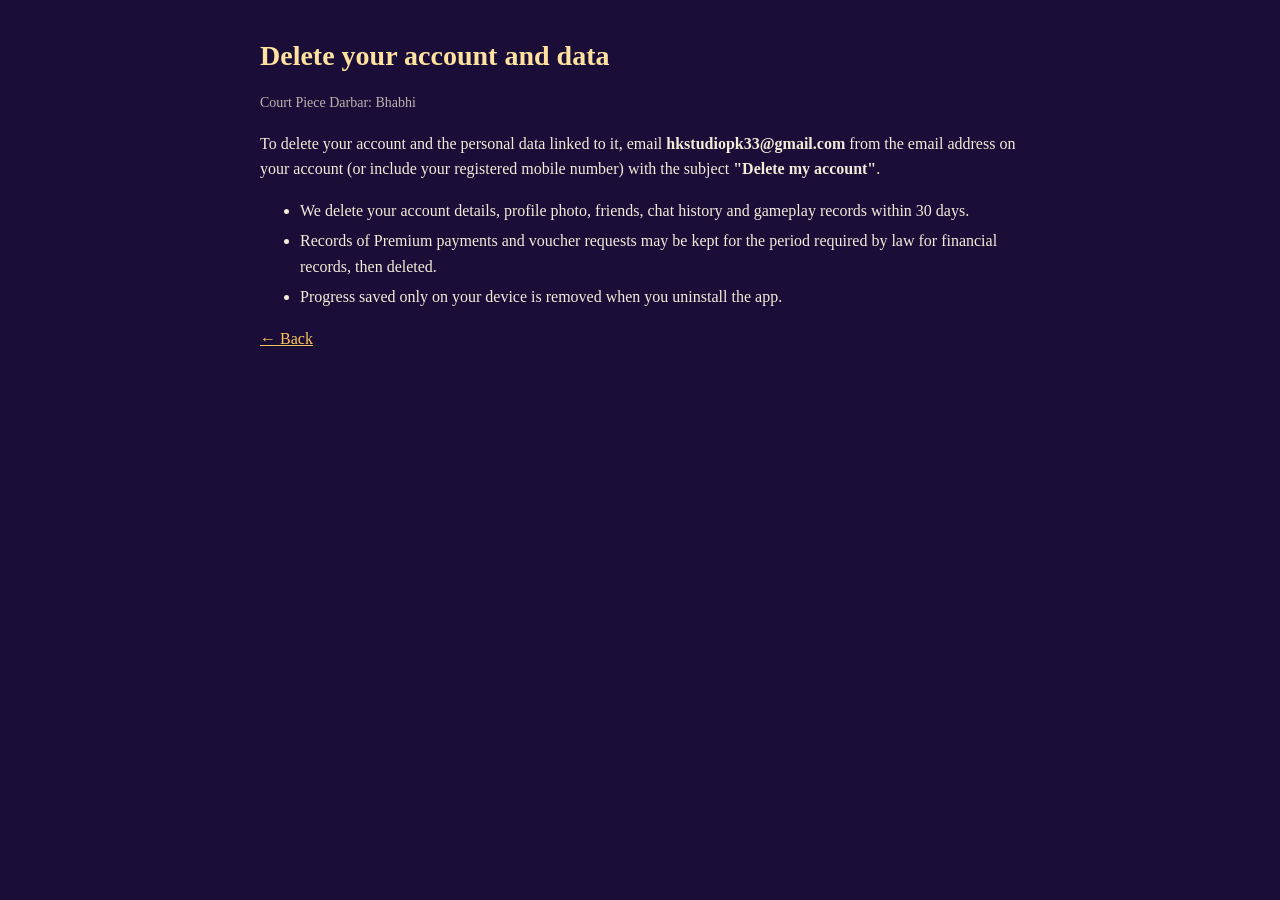
<file: delete-account.html>
<!doctype html><html lang="en"><head><meta charset="utf-8"><meta name="viewport" content="width=device-width,initial-scale=1"><title>Delete your account – Court Piece Darbar: Bhabhi</title><link rel="stylesheet" href="style.css"></head>
<body><main><h1>Delete your account and data</h1><p class="muted">Court Piece Darbar: Bhabhi</p>
<p>To delete your account and the personal data linked to it, email <b>hkstudiopk33@gmail.com</b> from the email address on your account (or include your registered mobile number) with the subject <b>"Delete my account"</b>.</p>
<ul><li>We delete your account details, profile photo, friends, chat history and gameplay records within 30 days.</li>
<li>Records of Premium payments and voucher requests may be kept for the period required by law for financial records, then deleted.</li>
<li>Progress saved only on your device is removed when you uninstall the app.</li></ul>
<p><a href="index.html">← Back</a></p></main></body></html>
</file>
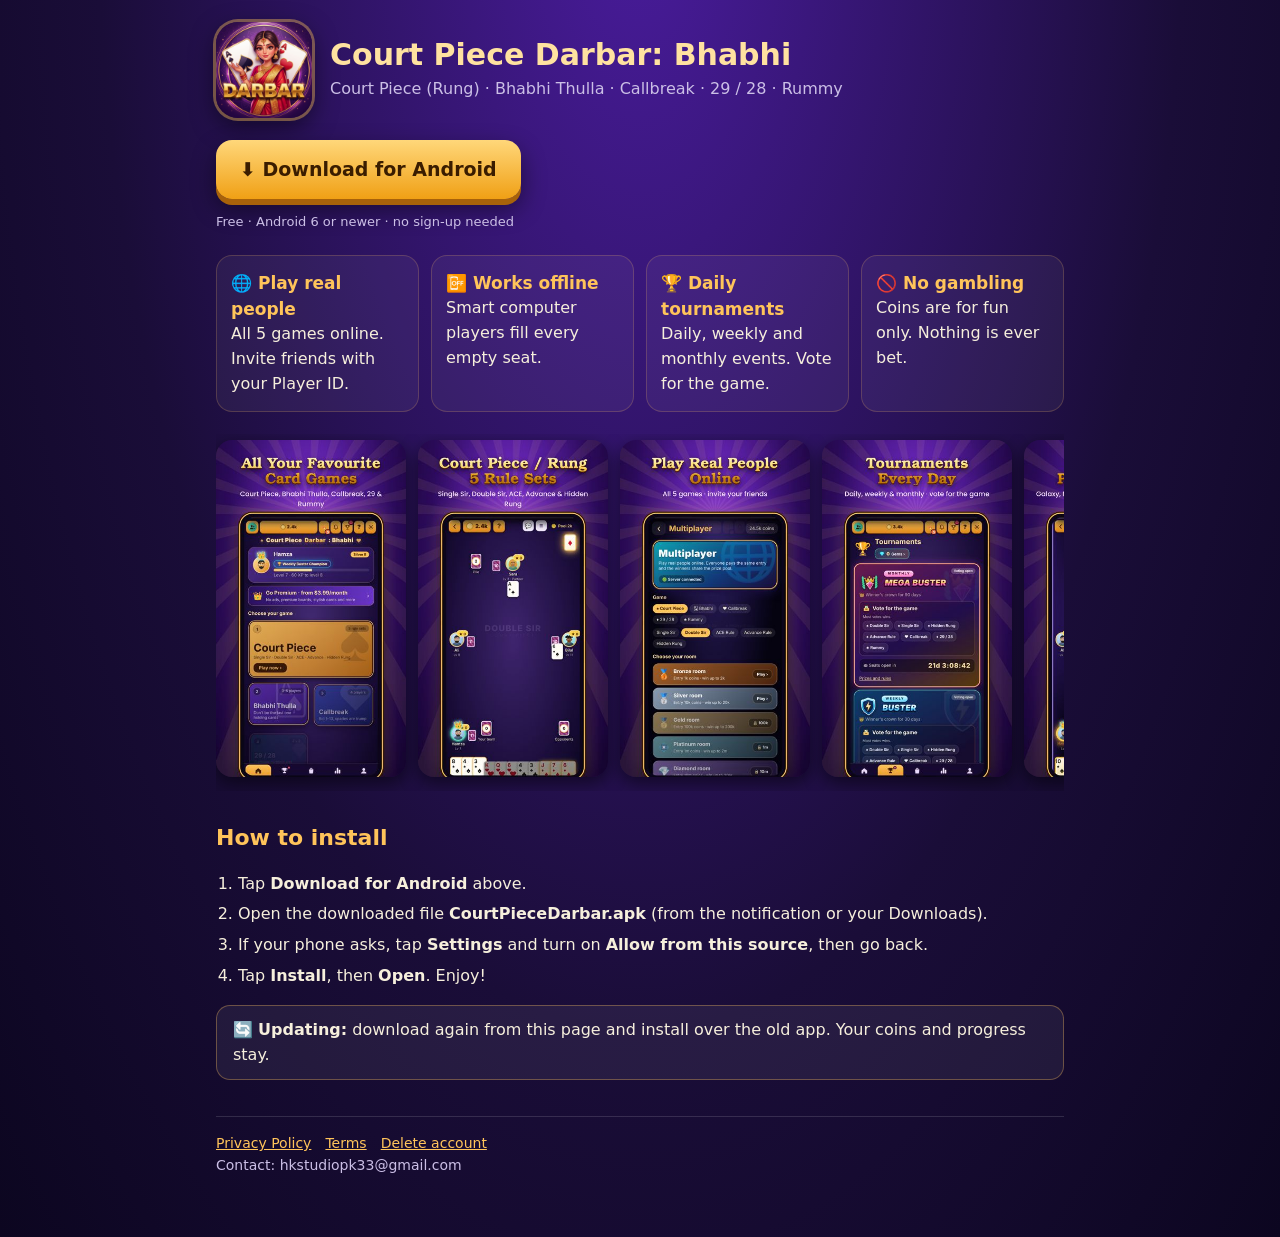
<file: index (1).html>
<!doctype html><html lang="en"><head><meta charset="utf-8"><meta name="viewport" content="width=device-width,initial-scale=1">
<title>Court Piece Darbar: Bhabhi – free card games</title>
<meta name="description" content="Court Piece (Rung), Bhabhi Thulla, Callbreak, 29 and Rummy. Play offline or online with friends. Free download for Android.">
<meta property="og:title" content="Court Piece Darbar: Bhabhi"><meta property="og:description" content="Free card games: Court Piece, Bhabhi Thulla, Callbreak, 29 & Rummy. Play online with friends."><meta property="og:image" content="feature.jpg">
<link rel="icon" href="icon-only.png">
<style>
:root{--bg:#1a0d38;--card:#2a1660;--gold:#ffc45a;--ink:#f6efdc;--mute:#cbbfe6}
*{box-sizing:border-box}body{margin:0;background:radial-gradient(ellipse at 50% -10%,#4a1c9e,#1a0d38 60%,#0c0620);color:var(--ink);font:16px/1.55 Roboto,system-ui,Segoe UI,Arial,sans-serif}
main{max-width:880px;margin:0 auto;padding:22px 16px 60px}
.hero{display:flex;gap:18px;align-items:center;flex-wrap:wrap}.hero img{width:96px;height:96px;border-radius:22px;box-shadow:0 0 0 3px #ffc45a66,0 8px 24px #0008}
h1{margin:0;font-size:30px;line-height:1.15;color:#ffe2a0}.sub{color:var(--mute);margin:4px 0 0}
.dl{display:flex;gap:12px;flex-wrap:wrap;margin:22px 0 8px}
.btn{display:inline-flex;align-items:center;gap:10px;background:linear-gradient(180deg,#ffd77a,#f0a015);color:#3a1d00;font-weight:800;font-size:19px;padding:15px 24px;border-radius:16px;text-decoration:none;box-shadow:0 6px 0 #a8620a,0 10px 24px #0007}
.btn:active{transform:translateY(3px);box-shadow:0 3px 0 #a8620a}
.small{color:var(--mute);font-size:13px}
.feat{display:grid;grid-template-columns:repeat(auto-fit,minmax(200px,1fr));gap:12px;margin:22px 0}
.f{background:#ffffff0d;border:1px solid #ffc45a33;border-radius:16px;padding:14px}.f b{display:block;color:var(--gold);font-size:17px}
.shots{display:flex;gap:12px;overflow-x:auto;padding:6px 2px 14px;scroll-snap-type:x mandatory}.shots img{width:190px;border-radius:16px;scroll-snap-align:start;box-shadow:0 6px 18px #0008}
h2{color:var(--gold);font-size:22px;margin:30px 0 8px}
ol{padding-left:22px}li{margin:6px 0}
.box{background:#ffffff10;border:1px solid #ffc45a55;border-radius:14px;padding:12px 16px}
footer{margin-top:36px;padding-top:16px;border-top:1px solid #ffffff22;font-size:14px;color:var(--mute)}footer a{color:var(--gold);margin-right:14px}
</style></head><body><main>
<div class="hero"><img src="icon-only.png" alt="App icon"><div><h1>Court Piece Darbar: Bhabhi</h1><p class="sub">Court Piece (Rung) · Bhabhi Thulla · Callbreak · 29 / 28 · Rummy</p></div></div>

<div class="dl"><a class="btn" href="https://github.com/hkstudiopk33/darbar-games/releases/latest/download/CourtPieceDarbar.apk">⬇ Download for Android</a></div>
<p class="small">Free · Android 6 or newer · no sign-up needed</p>

<div class="feat">
 <div class="f"><b>🌐 Play real people</b>All 5 games online. Invite friends with your Player ID.</div>
 <div class="f"><b>📴 Works offline</b>Smart computer players fill every empty seat.</div>
 <div class="f"><b>🏆 Daily tournaments</b>Daily, weekly and monthly events. Vote for the game.</div>
 <div class="f"><b>🚫 No gambling</b>Coins are for fun only. Nothing is ever bet.</div>
</div>

<div class="shots"><img src="s1.jpg" alt="Home screen"><img src="s2.jpg" alt="Court Piece table"><img src="s4.jpg" alt="Play online"><img src="s6.jpg" alt="Tournaments"><img src="s7.jpg" alt="Premium tables"></div>

<h2>How to install</h2>
<ol>
 <li>Tap <b>Download for Android</b> above.</li>
 <li>Open the downloaded file <b>CourtPieceDarbar.apk</b> (from the notification or your Downloads).</li>
 <li>If your phone asks, tap <b>Settings</b> and turn on <b>Allow from this source</b>, then go back.</li>
 <li>Tap <b>Install</b>, then <b>Open</b>. Enjoy!</li>
</ol>
<div class="box">🔄 <b>Updating:</b> download again from this page and install over the old app. Your coins and progress stay.</div>

<footer><a href="privacy.html">Privacy Policy</a><a href="terms.html">Terms</a><a href="delete-account.html">Delete account</a><br>Contact: hkstudiopk33@gmail.com</footer>
</main></body></html>
</file>
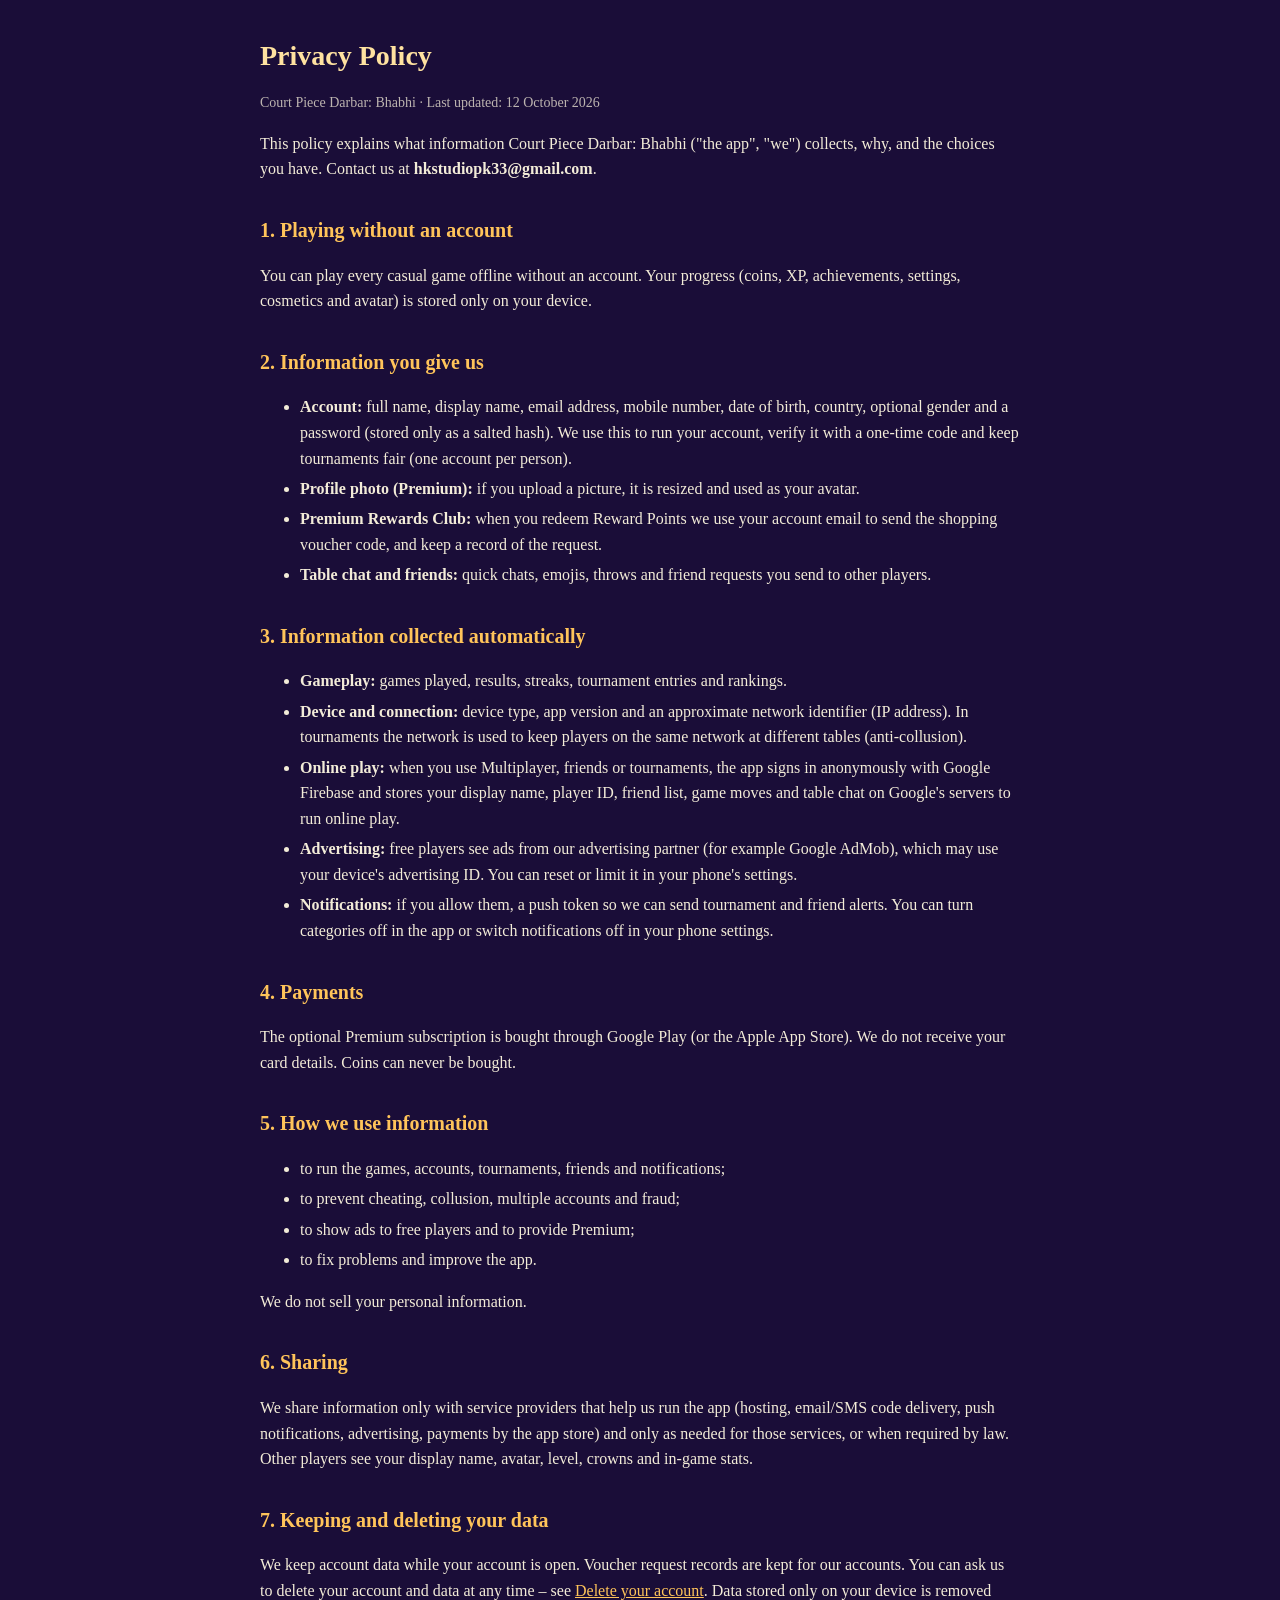
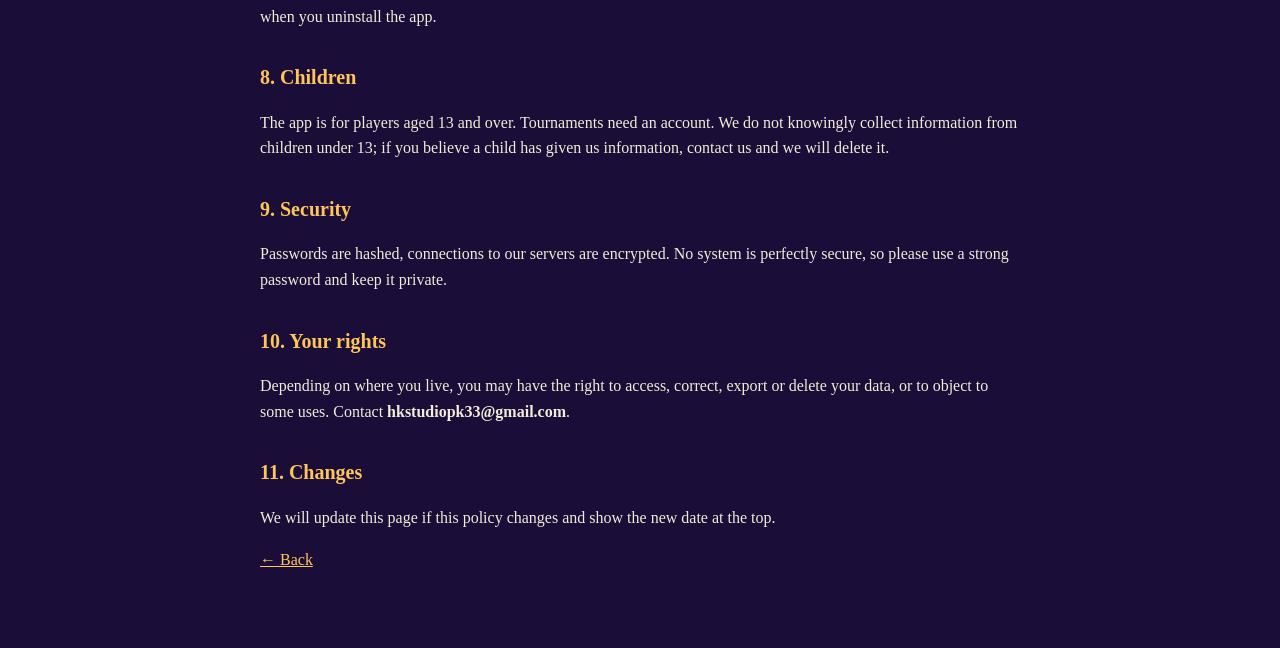
<file: privacy.html>
<!doctype html><html lang="en"><head><meta charset="utf-8"><meta name="viewport" content="width=device-width,initial-scale=1"><title>Privacy Policy – Court Piece Darbar: Bhabhi</title><link rel="stylesheet" href="style.css"></head>
<body><main><h1>Privacy Policy</h1><p class="muted">Court Piece Darbar: Bhabhi · Last updated: 12 October 2026</p>
<p>This policy explains what information Court Piece Darbar: Bhabhi ("the app", "we") collects, why, and the choices you have. Contact us at <b>hkstudiopk33@gmail.com</b>.</p>

<h2>1. Playing without an account</h2>
<p>You can play every casual game offline without an account. Your progress (coins, XP, achievements, settings, cosmetics and avatar) is stored only on your device.</p>

<h2>2. Information you give us</h2>
<ul>
<li><b>Account:</b> full name, display name, email address, mobile number, date of birth, country, optional gender and a password (stored only as a salted hash). We use this to run your account, verify it with a one-time code and keep tournaments fair (one account per person).</li>
<li><b>Profile photo (Premium):</b> if you upload a picture, it is resized and used as your avatar.</li>
<li><b>Premium Rewards Club:</b> when you redeem Reward Points we use your account email to send the shopping voucher code, and keep a record of the request.</li>
<li><b>Table chat and friends:</b> quick chats, emojis, throws and friend requests you send to other players.</li>
</ul>

<h2>3. Information collected automatically</h2>
<ul>
<li><b>Gameplay:</b> games played, results, streaks, tournament entries and rankings.</li>
<li><b>Device and connection:</b> device type, app version and an approximate network identifier (IP address). In tournaments the network is used to keep players on the same network at different tables (anti-collusion).</li>
<li><b>Online play:</b> when you use Multiplayer, friends or tournaments, the app signs in anonymously with Google Firebase and stores your display name, player ID, friend list, game moves and table chat on Google's servers to run online play.</li>
<li><b>Advertising:</b> free players see ads from our advertising partner (for example Google AdMob), which may use your device's advertising ID. You can reset or limit it in your phone's settings.</li>
<li><b>Notifications:</b> if you allow them, a push token so we can send tournament and friend alerts. You can turn categories off in the app or switch notifications off in your phone settings.</li>
</ul>

<h2>4. Payments</h2>
<p>The optional Premium subscription is bought through Google Play (or the Apple App Store). We do not receive your card details. Coins can never be bought.</p>

<h2>5. How we use information</h2>
<ul><li>to run the games, accounts, tournaments, friends and notifications;</li><li>to prevent cheating, collusion, multiple accounts and fraud;</li><li>to show ads to free players and to provide Premium;</li><li>to fix problems and improve the app.</li></ul>
<p>We do not sell your personal information.</p>

<h2>6. Sharing</h2>
<p>We share information only with service providers that help us run the app (hosting, email/SMS code delivery, push notifications, advertising, payments by the app store) and only as needed for those services, or when required by law. Other players see your display name, avatar, level, crowns and in-game stats.</p>

<h2>7. Keeping and deleting your data</h2>
<p>We keep account data while your account is open. Voucher request records are kept for our accounts. You can ask us to delete your account and data at any time – see <a href="delete-account.html">Delete your account</a>. Data stored only on your device is removed when you uninstall the app.</p>

<h2>8. Children</h2>
<p>The app is for players aged 13 and over. Tournaments need an account. We do not knowingly collect information from children under 13; if you believe a child has given us information, contact us and we will delete it.</p>

<h2>9. Security</h2>
<p>Passwords are hashed, connections to our servers are encrypted. No system is perfectly secure, so please use a strong password and keep it private.</p>

<h2>10. Your rights</h2>
<p>Depending on where you live, you may have the right to access, correct, export or delete your data, or to object to some uses. Contact <b>hkstudiopk33@gmail.com</b>.</p>

<h2>11. Changes</h2>
<p>We will update this page if this policy changes and show the new date at the top.</p>
<p><a href="index.html">← Back</a></p></main></body></html>
</file>
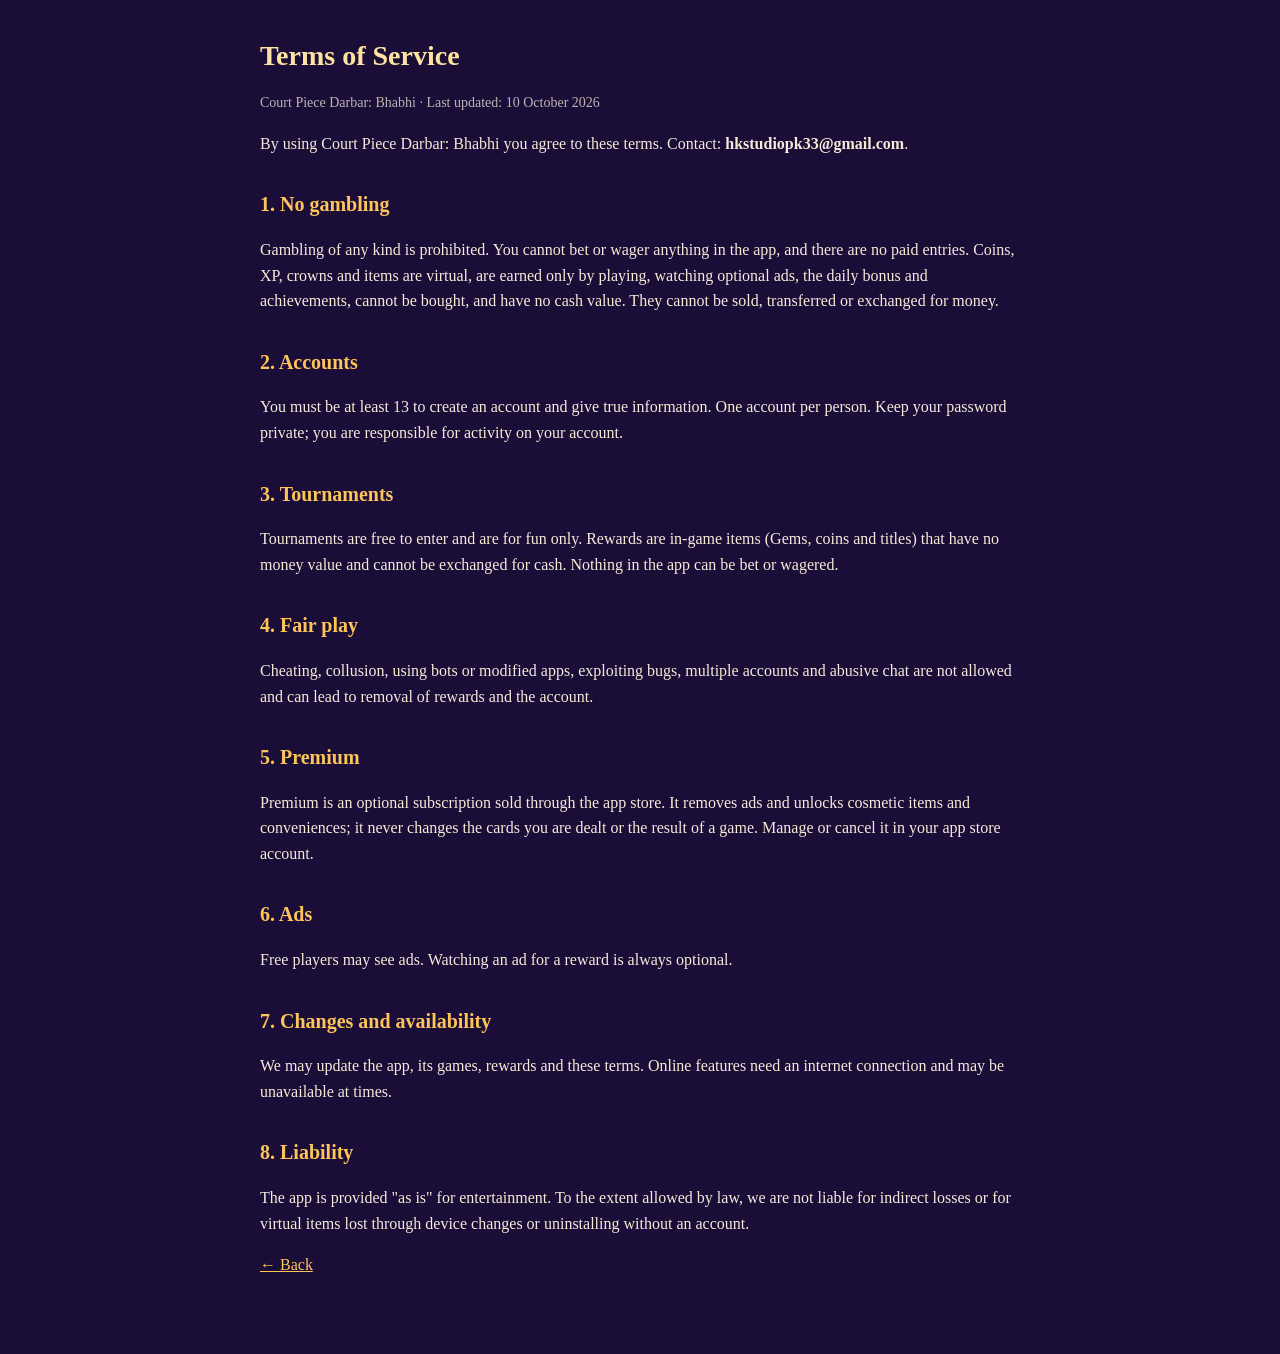
<file: terms.html>
<!doctype html><html lang="en"><head><meta charset="utf-8"><meta name="viewport" content="width=device-width,initial-scale=1"><title>Terms of Service – Court Piece Darbar: Bhabhi</title><link rel="stylesheet" href="style.css"></head>
<body><main><h1>Terms of Service</h1><p class="muted">Court Piece Darbar: Bhabhi · Last updated: 10 October 2026</p>
<p>By using Court Piece Darbar: Bhabhi you agree to these terms. Contact: <b>hkstudiopk33@gmail.com</b>.</p>
<h2>1. No gambling</h2><p>Gambling of any kind is prohibited. You cannot bet or wager anything in the app, and there are no paid entries. Coins, XP, crowns and items are virtual, are earned only by playing, watching optional ads, the daily bonus and achievements, cannot be bought, and have no cash value. They cannot be sold, transferred or exchanged for money.</p>
<h2>2. Accounts</h2><p>You must be at least 13 to create an account and give true information. One account per person. Keep your password private; you are responsible for activity on your account.</p>
<h2>3. Tournaments</h2><p>Tournaments are free to enter and are for fun only. Rewards are in-game items (Gems, coins and titles) that have no money value and cannot be exchanged for cash. Nothing in the app can be bet or wagered.</p><h2>4. Fair play</h2><p>Cheating, collusion, using bots or modified apps, exploiting bugs, multiple accounts and abusive chat are not allowed and can lead to removal of rewards and the account.</p>
<h2>5. Premium</h2><p>Premium is an optional subscription sold through the app store. It removes ads and unlocks cosmetic items and conveniences; it never changes the cards you are dealt or the result of a game. Manage or cancel it in your app store account.</p>
<h2>6. Ads</h2><p>Free players may see ads. Watching an ad for a reward is always optional.</p>
<h2>7. Changes and availability</h2><p>We may update the app, its games, rewards and these terms. Online features need an internet connection and may be unavailable at times.</p>
<h2>8. Liability</h2><p>The app is provided "as is" for entertainment. To the extent allowed by law, we are not liable for indirect losses or for virtual items lost through device changes or uninstalling without an account.</p>
<p><a href="index.html">← Back</a></p></main></body></html>
</file>
<file: style.css>
body{margin:0;background:#1a0d38;color:#f3ecd8;font:16px/1.6 Georgia,serif}
main{max-width:760px;margin:0 auto;padding:28px 18px 60px}
h1{color:#ffe2a0;font-size:28px;margin:.2em 0}h2{color:#ffc45a;font-size:20px;margin-top:1.6em}
a{color:#ffc45a}.muted{opacity:.75;font-size:14px}.box{background:#ffffff10;border:1px solid #ffc45a55;border-radius:14px;padding:12px 16px}
li{margin:.3em 0}
</file>
